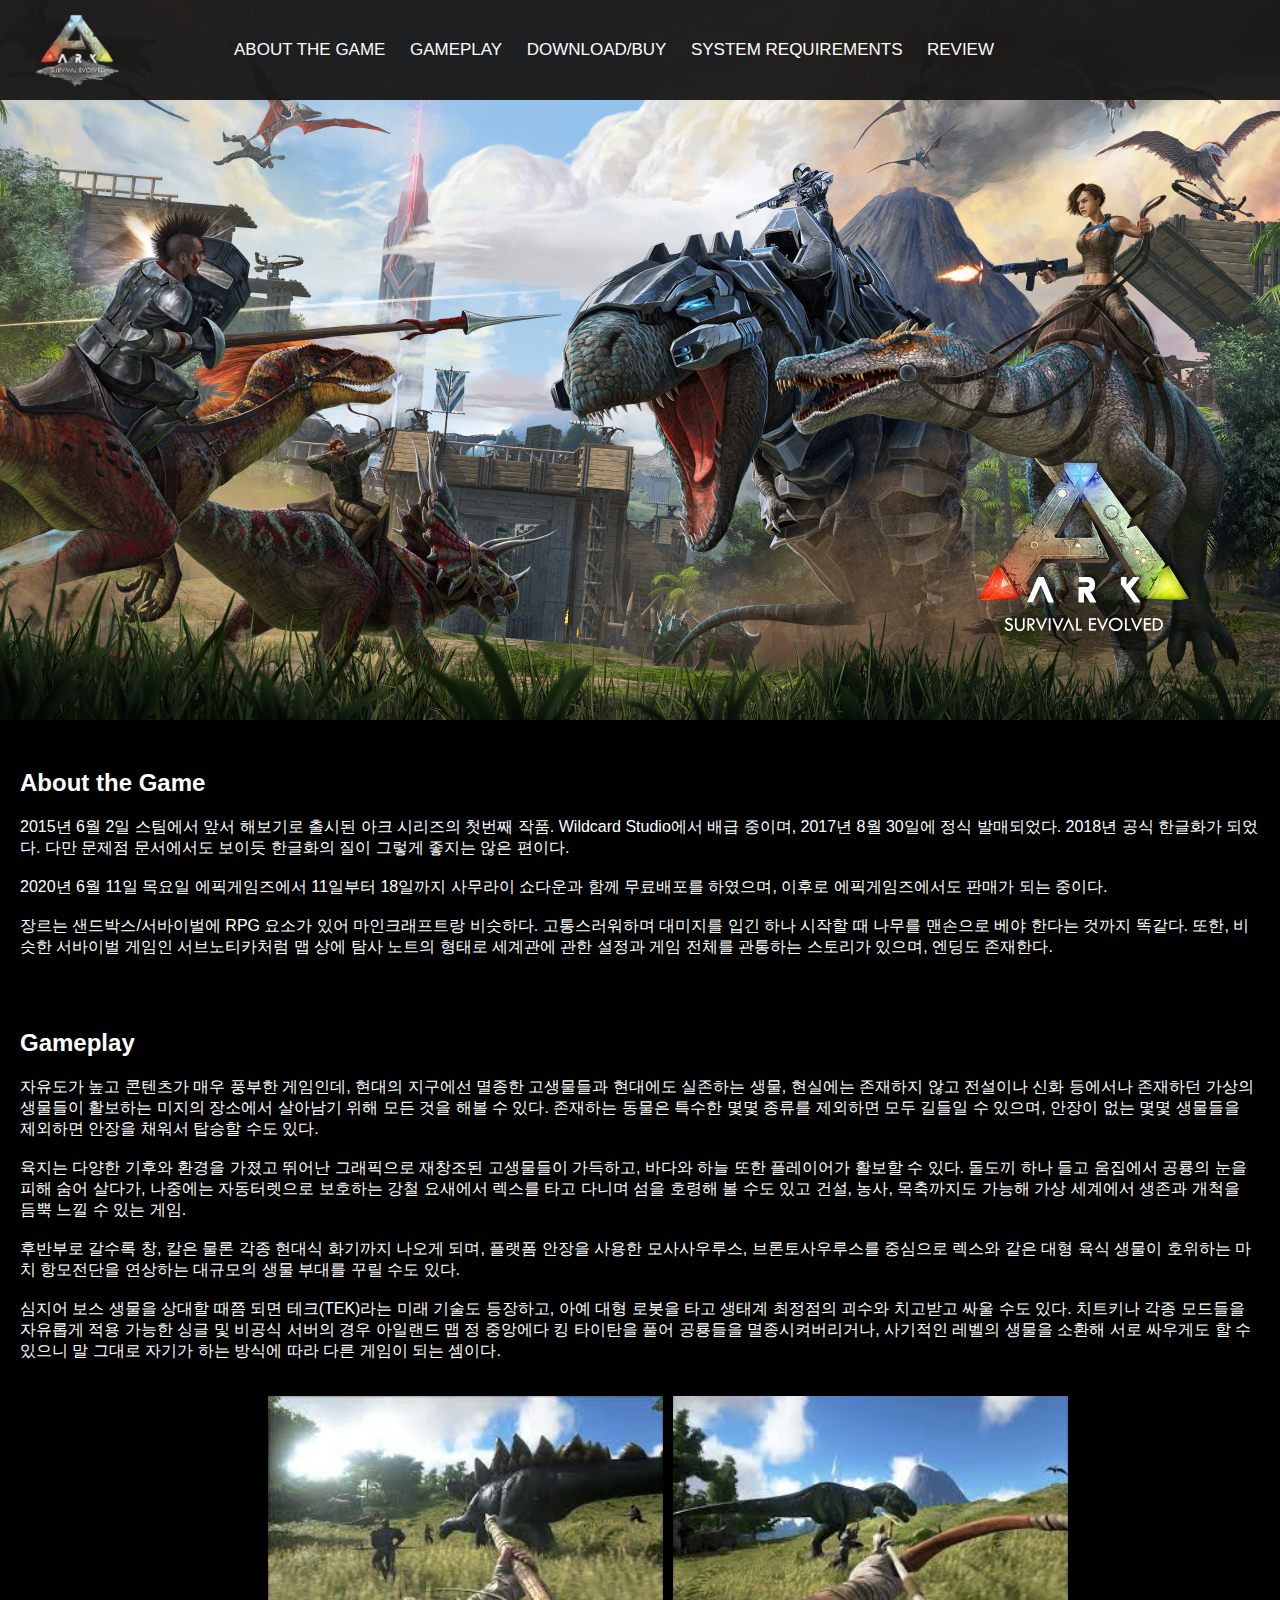
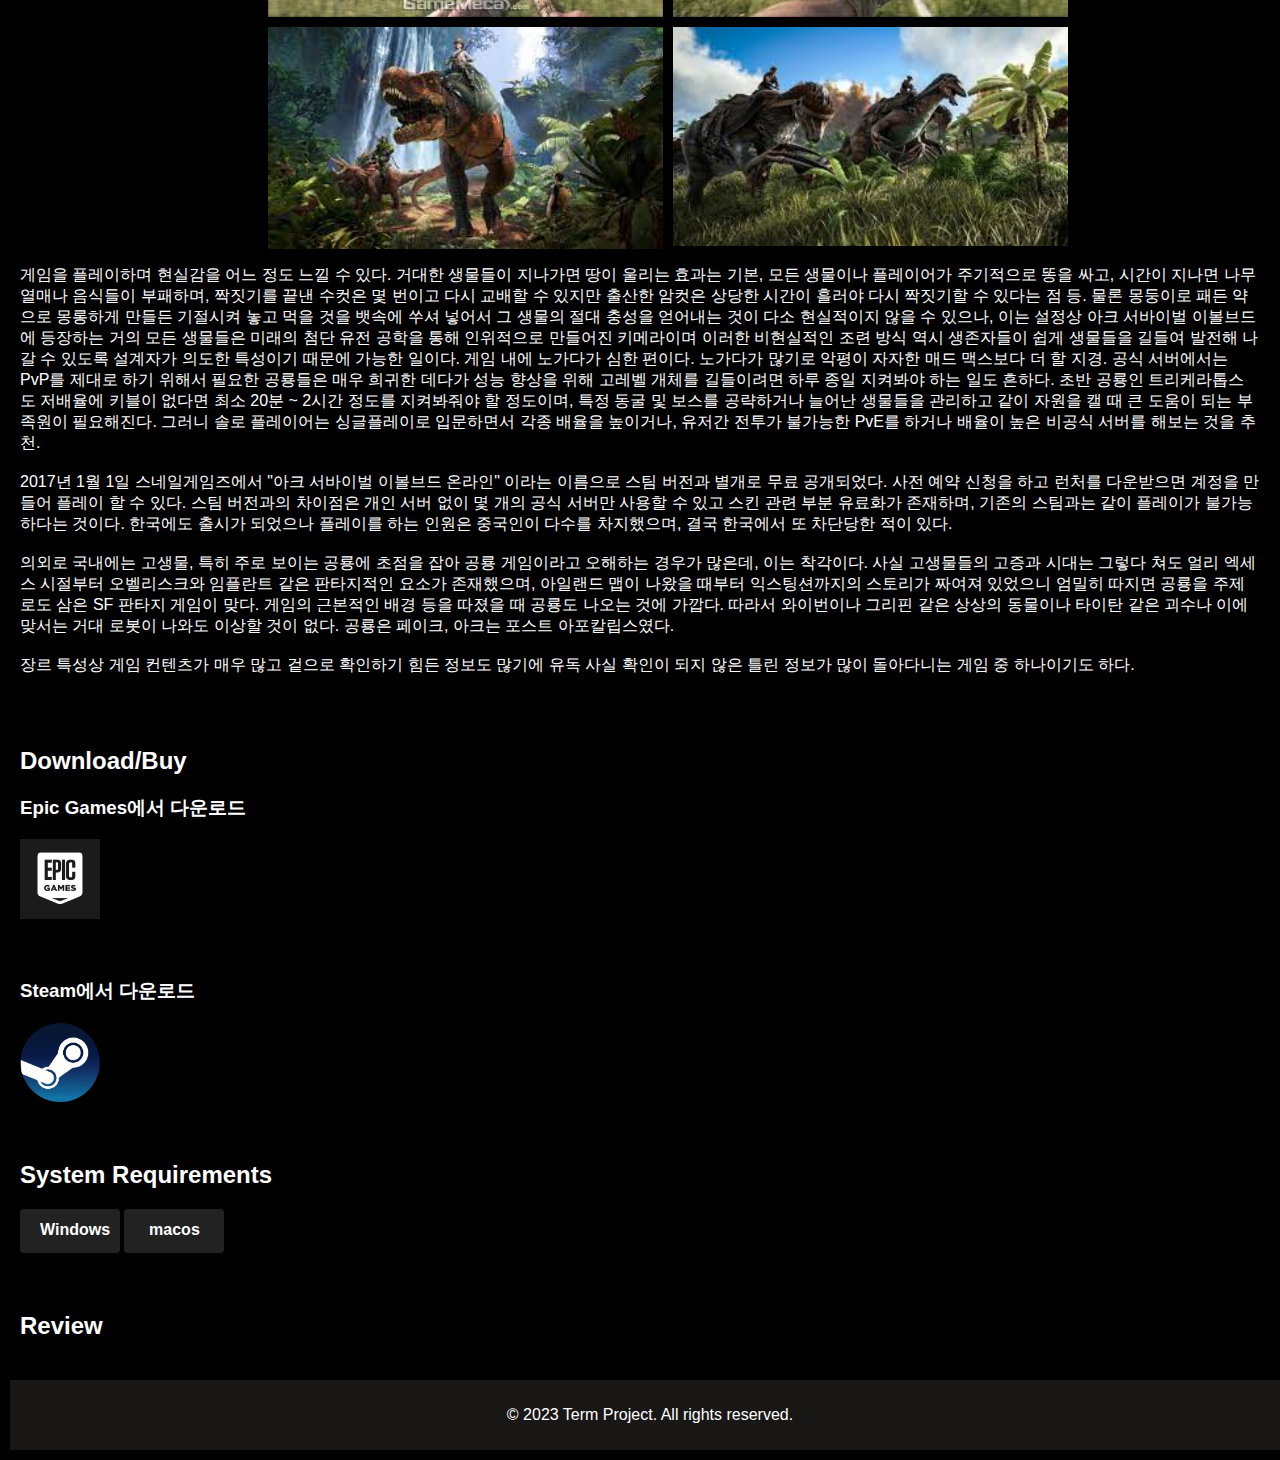
<file: index.html>
<!DOCTYPE html>
<html lang="en">
<head>
    <meta charset="UTF-8">
    <meta name="viewport" content="width=device-width, initial-scale=1.0">
    <link rel="stylesheet" href="index.css">
</head>
<body>
<header> 
    <nav class="navbar">
    <img src="logo.jpg" alt="header Image">
    <ul>
        <li><a href="#about">About the Game</a></li>
        <li><a href="#gameplay">Gameplay</a></li>
        <li><a href="#download">Download/Buy</a></li>
        <li><a href="#System Requirements">System Requirements</a></li>
        <li><a href="#Review">Review</a></li>
    </ul>
</nav>
</header>


    
<div class="arkimage">
    <img src="ark.jpg">
<div class="overlayvid">
    <iframe class="framevid" width="400" height="200" src="https://www.youtube.com/embed/0gLODoXanog?si=8iJS_Tbj9wrhBiAP" title="YouTube video player" frameborder="0" allow="accelerometer; autoplay; clipboard-write; encrypted-media; gyroscope; picture-in-picture; web-share" allowfullscreen></iframe>
</div>
</div>
  

    <section id="about">
        <h2>About the Game</h2>
        <p>2015년 6월 2일 스팀에서 앞서 해보기로 출시된 아크 시리즈의 첫번째 작품. Wildcard Studio에서 배급 중이며, 2017년 8월 30일에 정식 발매되었다. 2018년 공식 한글화가 되었다. 다만 문제점 문서에서도 보이듯 한글화의 질이 그렇게 좋지는 않은 편이다.<br><br>

            2020년 6월 11일 목요일 에픽게임즈에서 11일부터 18일까지 사무라이 쇼다운과 함께 무료배포를 하였으며, 이후로 에픽게임즈에서도 판매가 되는 중이다.<br><br>
            
            장르는 샌드박스/서바이벌에 RPG 요소가 있어 마인크래프트랑 비슷하다. 고통스러워하며 대미지를 입긴 하나 시작할 때 나무를 맨손으로 베야 한다는 것까지 똑같다. 또한, 비슷한 서바이벌 게임인 서브노티카처럼 맵 상에 탐사 노트의 형태로 세계관에 관한 설정과 게임 전체를 관통하는 스토리가 있으며, 엔딩도 존재한다.</p>
        
    </section>

    <section id="gameplay">
        <h2>Gameplay</h2>
        <p>자유도가 높고 콘텐츠가 매우 풍부한 게임인데, 현대의 지구에선 멸종한 고생물들과 현대에도 실존하는 생물, 현실에는 존재하지 않고 전설이나 신화 등에서나 존재하던 가상의 생물들이 활보하는 미지의 장소에서 살아남기 위해 모든 것을 해볼 수 있다. 존재하는 동물은 특수한 몇몇 종류를 제외하면 모두 길들일 수 있으며, 안장이 없는 몇몇 생물들을 제외하면 안장을 채워서 탑승할 수도 있다.<br><br>

            육지는 다양한 기후와 환경을 가졌고 뛰어난 그래픽으로 재창조된 고생물들이 가득하고, 바다와 하늘 또한 플레이어가 활보할 수 있다. 돌도끼 하나 들고 움집에서 공룡의 눈을 피해 숨어 살다가, 나중에는 자동터렛으로 보호하는 강철 요새에서 렉스를 타고 다니며 섬을 호령해 볼 수도 있고 건설, 농사, 목축까지도 가능해 가상 세계에서 생존과 개척을 듬뿍 느낄 수 있는 게임.<br><br>
            
            후반부로 갈수록 창, 칼은 물론 각종 현대식 화기까지 나오게 되며, 플랫폼 안장을 사용한 모사사우루스, 브론토사우루스를 중심으로 렉스와 같은 대형 육식 생물이 호위하는 마치 항모전단을 연상하는 대규모의 생물 부대를 꾸릴 수도 있다.<br><br>
            
            심지어 보스 생물을 상대할 때쯤 되면 테크(TEK)라는 미래 기술도 등장하고, 아예 대형 로봇을 타고 생태계 최정점의 괴수와 치고받고 싸울 수도 있다. 치트키나 각종 모드들을 자유롭게 적용 가능한 싱글 및 비공식 서버의 경우 아일랜드 맵 정 중앙에다 킹 타이탄을 풀어 공룡들을 멸종시켜버리거나, 사기적인 레벨의 생물을 소환해 서로 싸우게도 할 수 있으니 말 그대로 자기가 하는 방식에 따라 다른 게임이 되는 셈이다.<br><br>
        </p>
        
<div class="image-container">
    <div class="image-item"><img src="image1.jpg" alt="Image 1"></div>
    <div class="image-item"><img src="image2.jpg" alt="Image 2"></div>
    <div class="image-item"><img src="image3.jpg" alt="Image 3"></div>
    <div class="image-item"><img src="image4.jpg" alt="Image 4"></div>
</div>

        <p>
            게임을 플레이하며 현실감을 어느 정도 느낄 수 있다. 거대한 생물들이 지나가면 땅이 울리는 효과는 기본, 모든 생물이나 플레이어가 주기적으로 똥을 싸고, 시간이 지나면 나무 열매나 음식들이 부패하며, 짝짓기를 끝낸 수컷은 몇 번이고 다시 교배할 수 있지만 출산한 암컷은 상당한 시간이 흘러야 다시 짝짓기할 수 있다는 점 등. 물론 몽둥이로 패든 약으로 몽롱하게 만들든 기절시켜 놓고 먹을 것을 뱃속에 쑤셔 넣어서 그 생물의 절대 충성을 얻어내는 것이 다소 현실적이지 않을 수 있으나, 이는 설정상 아크 서바이벌 이볼브드에 등장하는 거의 모든 생물들은 미래의 첨단 유전 공학을 통해 인위적으로 만들어진 키메라이며 이러한 비현실적인 조련 방식 역시 생존자들이 쉽게 생물들을 길들여 발전해 나갈 수 있도록 설계자가 의도한 특성이기 때문에 가능한 일이다.
            게임 내에 노가다가 심한 편이다. 노가다가 많기로 악평이 자자한 매드 맥스보다 더 할 지경. 공식 서버에서는 PvP를 제대로 하기 위해서 필요한 공룡들은 매우 희귀한 데다가 성능 향상을 위해 고레벨 개체를 길들이려면 하루 종일 지켜봐야 하는 일도 흔하다. 초반 공룡인 트리케라톱스도 저배율에 키블이 없다면 최소 20분 ~ 2시간 정도를 지켜봐줘야 할 정도이며, 특정 동굴 및 보스를 공략하거나 늘어난 생물들을 관리하고 같이 자원을 캘 때 큰 도움이 되는 부족원이 필요해진다. 그러니 솔로 플레이어는 싱글플레이로 입문하면서 각종 배율을 높이거나, 유저간 전투가 불가능한 PvE를 하거나 배율이 높은 비공식 서버를 해보는 것을 추천.<br><br>
            
            2017년 1월 1일 스네일게임즈에서 "아크 서바이벌 이볼브드 온라인" 이라는 이름으로 스팀 버전과 별개로 무료 공개되었다. 사전 예약 신청을 하고 런처를 다운받으면 계정을 만들어 플레이 할 수 있다. 스팀 버전과의 차이점은 개인 서버 없이 몇 개의 공식 서버만 사용할 수 있고 스킨 관련 부분 유료화가 존재하며, 기존의 스팀과는 같이 플레이가 불가능하다는 것이다. 한국에도 출시가 되었으나 플레이를 하는 인원은 중국인이 다수를 차지했으며, 결국 한국에서 또 차단당한 적이 있다.<br><br>
            
            의외로 국내에는 고생물, 특히 주로 보이는 공룡에 초점을 잡아 공룡 게임이라고 오해하는 경우가 많은데, 이는 착각이다. 사실 고생물들의 고증과 시대는 그렇다 쳐도 얼리 엑세스 시절부터 오벨리스크와 임플란트 같은 판타지적인 요소가 존재했으며, 아일랜드 맵이 나왔을 때부터 익스팅션까지의 스토리가 짜여져 있었으니 엄밀히 따지면 공룡을 주제로도 삼은 SF 판타지 게임이 맞다. 게임의 근본적인 배경 등을 따졌을 때 공룡도 나오는 것에 가깝다. 따라서 와이번이나 그리핀 같은 상상의 동물이나 타이탄 같은 괴수나 이에 맞서는 거대 로봇이 나와도 이상할 것이 없다. 공룡은 페이크, 아크는 포스트 아포칼립스였다.<br><br>
            
            장르 특성상 게임 컨텐츠가 매우 많고 겉으로 확인하기 힘든 정보도 많기에 유독 사실 확인이 되지 않은 틀린 정보가 많이 돌아다니는 게임 중 하나이기도 하다.</p>
        
    </section>


    <section id="download">
        <h2>Download/Buy</h2>
        <h3>Epic Games에서 다운로드</h3>
        <a href="https://store.epicgames.com/ko/p/ark" target="_blank">
         <div class="epicgames">
            <img src="epicgames.jpg" alt="Download Now">
        </div>
        </a><br><br>

        <h3>Steam에서 다운로드</h3>
        <a href="https://store.steampowered.com/app/346110/ARK_Survival_Evolved/" target="_blank">
        <div class="steam">
            <img src="steam.jpg" alt="Download Now">
        </div>
        </a>
    </section>

    <section id="System Requirements">
        <h2>System Requirements</h2>
        <div class="button1" onclick="showContent('content1',this)">Windows</div>
        <div class="button2" onclick="showContent('content2',this)">macos</div>
        <p id="content1" style="display: none;">
            최소:<br>
            운영체제: Windows 7/8.1/10 (64-bit versions)<br>
            프로세서: Intel Core i5-2400/AMD FX-8320 or better<br>
            메모리: 8 GB RAM<br>
            그래픽: NVIDIA GTX 670 2GB/AMD Radeon HD 7870 2GB or better<br>
            DirectX: 버전 10<br>
            저장공간: 60 GB 사용 가능 공간<br>
            추가 사항: Requires broadband internet connection for multiplayer</p>

        <p id="content2" style="display: none;">
            최소:<br>
            운영체제: OSX 10.9 or Higher<br>
            프로세서: 2 GHz Equivalent CPU<br>
            메모리: 4000 MB RAM<br>
            그래픽: OpenGL 3 Compatible GPU with 1GB Video RAM<br>
            저장공간: 20000 MB 사용 가능 공간.<br> <br> <br> </p>
        
    </section>
    <script>
        function showContent(contentId, button) {
            var allContent = document.querySelectorAll('[id^="content"]');
            allContent.forEach(function(element) {
                element.style.display = "none";
            });

            var allButtons = document.querySelectorAll('.button1,.button2');
            allButtons.forEach(function(btn) {
                btn.style.backgroundColor = ""; 
            });

            var selectedContent = document.getElementById(contentId);
            selectedContent.style.display = "block";

            button.style.backgroundColor = "red";
        }

   
    </script>

<section id="Review">
    <h2>Review</h2>
    
        
</section>

    <footer>
        <p>&copy; 2023 Term Project. All rights reserved.</p>
    </footer>

</body>
</html>
</file>
<file: index.css>
body {
    font-family: 'Arial', sans-serif;
    margin: 0;
    padding: 0;
    background-color: #000000;
    color: #fff;
}


 section, footer {
    margin: 10px;
    padding: 10px;   
}


nav img {
    position: absolute;
    top: 0px;
    left: 3px;
    width: 150px;
    height: auto;
    
}
nav {
    background: #181716;
    height: 100px;
    width: 100%;
    opacity: 0.95;
    position: fixed;
    top: 0;
    z-index: 1000; 
}
nav ul {
   position: absolute;
   right: 20%;
   margin: 0 auto;
   padding: 20px;

}

nav li {
    margin:0 10px;
    line-height:60px;
    display: inline-block;
    text-align: center;
    
}

nav a {
    color: white;
    font-size: 17px;
    text-transform: uppercase;
    text-decoration: none;
}
.navbar ul li a:hover{
    color:#34495E;
}
.arkimage {
    position: relative;
    width: 100%;
    overflow: hidden; 
}
.arkimage img{
    width: 100%;
    height: auto;   
}

.overlayvid {
    position: absolute;
    top: 50%;
    left: 50%;
    transform: translate(-50%, -50%);
}

.framevid {
    display: block;
    margin: 0 auto;
    max-width: 100%;
}

@media screen and (max-width: 768px) {
    .arkimage img {
        width: 100%;
        height: auto;
    }
}


section {
    margin-top: 15px;
}
.epicgames img{
    width: 80px;
    height: auto;

}
.steam img{
    width: 80px;
    height: auto;

}
.image-container {
    display: grid;
    margin:0;
    position: relative;
    left: 20%;
    grid-template-columns: repeat(2, 1fr);
    gap: 10px;
    max-width: 800px; 
     
}

.image-item {
    overflow: hidden;
}

.image-item img {
    width: 100%;
    height: auto;
    display: block;
}

.button1{
  background-color: #222;
  border-radius: 4px;
  border-style: none;
  box-sizing: border-box;
  color: #fff;
  cursor: pointer;
  display: inline-block;
  font-family: 'Arial', sans-serif;
  font-size: 16px;
  font-weight: 700;
  line-height: 1.5;
  margin: 0;
  max-width: none;
  min-height: 44px;
  min-width: 10px;
  outline: none;
  overflow: hidden;
  padding: 9px 20px 8px;
  position: relative;
  text-align: center;
  text-transform: none;
  user-select: none;
  -webkit-user-select: none;
  touch-action: manipulation;
  width: 100px;
  
}
.button2{
    background-color: #222;
    border-radius: 4px;
    border-style: none;
    box-sizing: border-box;
    color: #fff;
    cursor: pointer;
    display: inline-block;
    font-family: 'Arial', sans-serif;
    font-size: 16px;
    font-weight: 700;
    line-height: 1.5;
    margin: 0;
    min-height: 44px;
    min-width: 10px;
    outline: none;
    overflow: hidden;
    padding: 9px 20px 8px;
    position: relative;
    text-align: center;
    touch-action: manipulation;
    width: 100px;
    
  }
.button1:hover{
    opacity: 0.75;
}
.button2:hover{
    opacity: 0.75;
}

body {
    font-family: 'Arial', sans-serif;
    margin: 0;
    padding: 0;
}


button {
    background-color: #4CAF50;
    color: white;
    padding: 10px;
    border: none;
    cursor: pointer;
}


button {
    background-color: #4CAF50;
    color: white;
    padding: 10px;
    border: none;
    cursor: pointer;
}

footer {
    background-color: #181716;
    color: #fff;
    text-align: center;
    position: relative;
    bottom: 0;
    width: 100%;
    padding: 10px 0;
}
</file>
